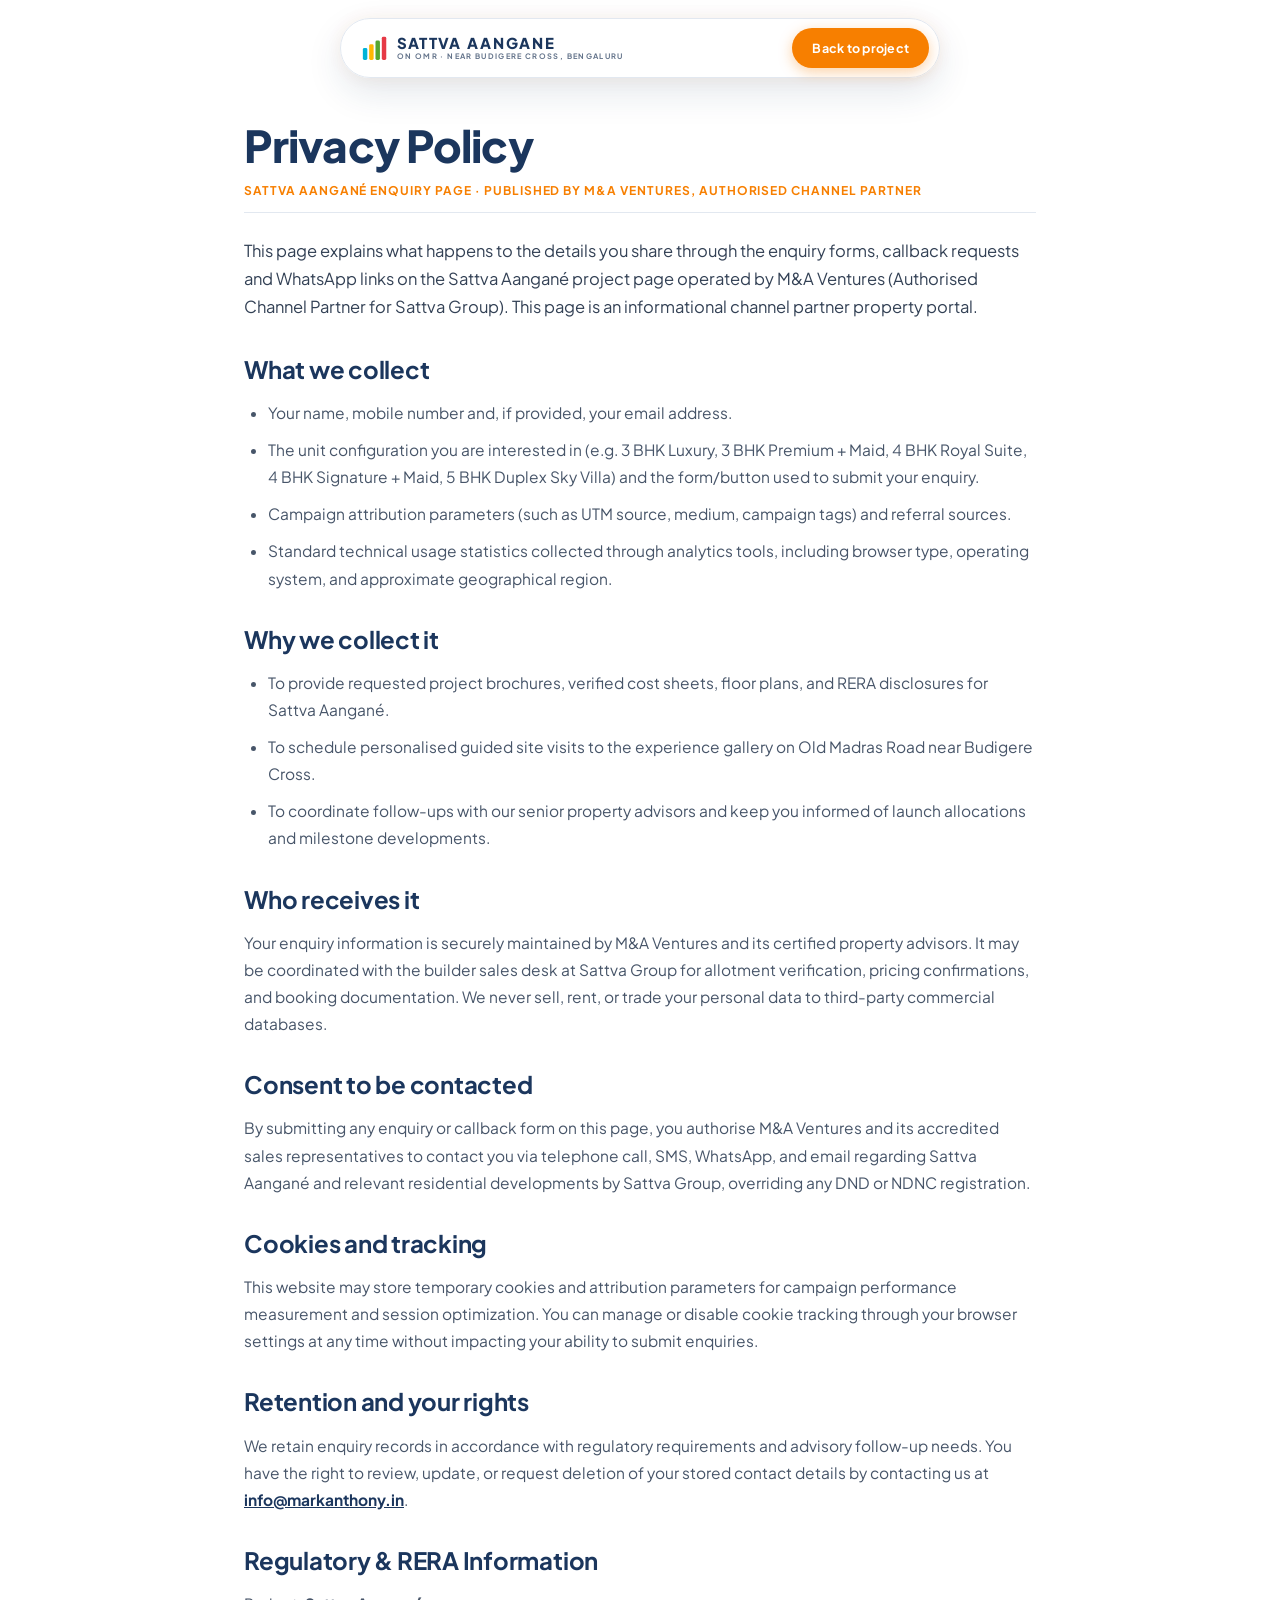
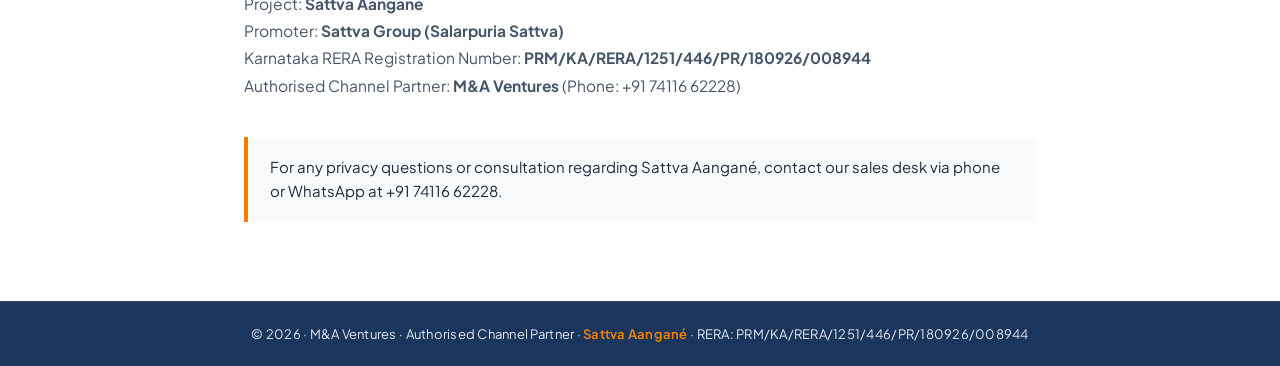
<file: privacy-policy.html>
<!DOCTYPE html>
<html lang="en-IN">
<head>
  <meta charset="UTF-8">
  <meta name="viewport" content="width=device-width, initial-scale=1.0">
  <meta name="theme-color" content="#1b365d">
  <meta name="description" content="Privacy policy for enquiries submitted through this property information page. Published by M&amp;A Ventures, Authorised Channel Partner for Sattva Aangané by Sattva Group.">
  <title>Privacy Policy | Sattva Aangané · M&amp;A Ventures</title>
  <link rel="preconnect" href="https://fonts.googleapis.com">
  <link rel="preconnect" href="https://fonts.gstatic.com" crossorigin>
  <link rel="stylesheet" href="https://fonts.googleapis.com/css2?family=Plus+Jakarta+Sans:wght@400;500;600;700;800&family=Inter:wght@400;500;600;700&display=swap">
  <script>
    (function() {
      var h = window.location.hash;
      if (!h || h === '#' || h.length <= 1) {
        if ('scrollRestoration' in history) {
          history.scrollRestoration = 'manual';
        }
        window.scrollTo(0, 0);
      }
    })();
  </script>
  <style>
    :root {
      --sattva-navy: #1b365d;
      --sattva-navy-deep: #102038;
      --sattva-orange: #f77f00;
      --sattva-orange-hover: #e06d00;
      --sans: "Plus Jakarta Sans", "Inter", -apple-system, BlinkMacSystemFont, "Segoe UI", Roboto, sans-serif;
    }

    *, *::before, *::after {
      box-sizing: border-box;
    }

    /* Hide scrollbars across all browsers */
    html,
    body {
      scrollbar-width: none !important;
      -ms-overflow-style: none !important;
    }

    ::-webkit-scrollbar,
    *::-webkit-scrollbar,
    html::-webkit-scrollbar,
    body::-webkit-scrollbar {
      display: none !important;
      width: 0 !important;
      height: 0 !important;
    }

    body {
      margin: 0;
      padding: 0;
      background-color: #ffffff;
      color: #334155;
      min-height: 100vh;
      display: flex;
      flex-direction: column;
      font-family: var(--sans);
      -webkit-font-smoothing: antialiased;
      -moz-osx-font-smoothing: grayscale;
    }

    /* ==========================================================================
       Compact Floating Capsule Navbar (Sattva Builder Theme)
       ========================================================================== */
    .capsule-header {
      position: fixed;
      top: 18px;
      left: 50%;
      transform: translateX(-50%);
      z-index: 1000;
      width: min(600px, calc(100% - 24px));
      pointer-events: auto;
    }

    .capsule-shell {
      display: flex;
      align-items: center;
      justify-content: space-between;
      gap: 16px;
      height: 60px;
      padding: 0 10px 0 20px;
      border-radius: 9999px;
      background: rgba(255, 255, 255, 0.98);
      border: 1.5px solid #e2e8f0;
      box-shadow:
        0 14px 36px rgba(27, 54, 93, 0.12),
        0 0 20px rgba(247, 127, 0, 0.08);
      backdrop-filter: blur(16px);
      -webkit-backdrop-filter: blur(16px);
    }

    .capsule-brand {
      display: flex;
      align-items: center;
      gap: 10px;
      text-decoration: none;
      min-width: 0;
    }

    .sattva-bars-icon {
      width: 26px;
      height: 26px;
      flex-shrink: 0;
    }

    .brand-title-wrap {
      display: flex;
      flex-direction: column;
      justify-content: center;
      line-height: 1;
    }

    .brand-title-row {
      display: inline-flex;
      align-items: center;
      gap: 6px;
    }

    .brand-builder-text {
      font-size: 15px;
      font-weight: 800;
      letter-spacing: 0.08em;
      color: var(--sattva-navy);
      text-transform: uppercase;
      white-space: nowrap;
    }

    .brand-project-text {
      font-size: 15px;
      font-weight: 800;
      letter-spacing: 0.12em;
      color: var(--sattva-navy);
      text-transform: uppercase;
      white-space: nowrap;
    }

    .capsule-subtitle {
      font-family: var(--sans);
      font-size: 7.5px;
      font-weight: 700;
      letter-spacing: 0.18em;
      text-transform: uppercase;
      color: #64748b;
      line-height: 1;
      margin-top: 3px;
      white-space: nowrap;
      overflow: hidden;
      text-overflow: ellipsis;
    }

    .capsule-back-btn {
      display: inline-flex;
      align-items: center;
      justify-content: center;
      height: 40px;
      padding: 0 20px;
      border-radius: 9999px;
      background: var(--sattva-orange);
      color: #ffffff !important;
      font-family: var(--sans);
      font-size: 12.5px;
      font-weight: 700;
      letter-spacing: 0.02em;
      text-decoration: none;
      white-space: nowrap;
      flex-shrink: 0;
      box-shadow: 0 4px 14px rgba(247, 127, 0, 0.35);
      transition: transform 0.2s ease, box-shadow 0.2s ease, background 0.2s ease;
    }

    .capsule-back-btn:hover,
    .capsule-back-btn:focus-visible {
      transform: translateY(-1px);
      background: var(--sattva-orange-hover);
      box-shadow: 0 6px 18px rgba(247, 127, 0, 0.45);
      outline: none;
    }

    /* Centered Privacy Policy Content */
    .privacy-content-wrap {
      flex: 1 0 auto;
      max-width: 840px;
      width: 100%;
      margin: 0 auto;
      padding: 120px 24px 64px;
      box-sizing: border-box;
    }

    .privacy-heading {
      font-family: var(--sans);
      font-size: clamp(34px, 4.8vw, 44px);
      font-weight: 800;
      color: var(--sattva-navy);
      letter-spacing: -0.02em;
      line-height: 1.15;
      margin: 0 0 12px;
    }

    .privacy-eyebrow {
      font-size: 12px;
      font-weight: 700;
      letter-spacing: 0.08em;
      text-transform: uppercase;
      color: var(--sattva-orange);
      margin: 0 0 24px;
      padding-bottom: 14px;
      border-bottom: 1.5px solid #e2e8f0;
    }

    .privacy-intro {
      font-size: 16.5px;
      line-height: 1.72;
      color: #334155;
      margin: 0 0 32px;
    }

    .policy-section {
      margin-top: 32px;
    }

    .policy-section h2 {
      font-family: var(--sans);
      font-size: clamp(20px, 3vw, 24px);
      font-weight: 700;
      color: var(--sattva-navy);
      letter-spacing: -0.01em;
      margin: 0 0 14px;
      line-height: 1.3;
    }

    .policy-section p {
      font-size: 15.5px;
      line-height: 1.75;
      color: #475569;
      margin: 0 0 16px;
    }

    .policy-section ul {
      margin: 0 0 20px;
      padding-left: 24px;
    }

    .policy-section li {
      font-size: 15.5px;
      line-height: 1.75;
      color: #475569;
      margin-bottom: 10px;
    }

    .policy-contact-box {
      margin-top: 38px;
      padding: 18px 22px;
      background: #f8fafc;
      border-left: 4px solid var(--sattva-orange);
      border-radius: 0 8px 8px 0;
      font-size: 15px;
      line-height: 1.65;
      color: #1e293b;
    }

    /* Footer */
    .privacy-footer {
      flex-shrink: 0;
      background: var(--sattva-navy);
      color: #e2e8f0;
      padding: 24px 20px;
      text-align: center;
      font-size: 13px;
      letter-spacing: 0.02em;
      border-top: 1px solid rgba(255, 255, 255, 0.1);
    }

    .privacy-footer a {
      color: #fb8500;
      font-weight: 600;
      text-decoration: none;
    }

    .privacy-footer a:hover {
      text-decoration: underline;
    }

    /* Responsive */
    @media (max-width: 600px) {
      .capsule-header {
        top: 10px;
        width: calc(100% - 16px);
      }

      .capsule-shell {
        height: 54px;
        padding: 0 8px 0 14px;
        gap: 10px;
      }

      .brand-builder-text,
      .brand-project-text {
        font-size: 13px;
      }

      .capsule-subtitle {
        font-size: 6.5px;
      }

      .capsule-back-btn {
        height: 36px;
        padding: 0 14px;
        font-size: 11.5px;
      }

      .privacy-content-wrap {
        padding: 95px 18px 48px;
      }

      .privacy-heading {
        font-size: 30px;
      }

      .privacy-intro {
        font-size: 15px;
      }

      .policy-section h2 {
        font-size: 20px;
      }

      .policy-section p,
      .policy-section li {
        font-size: 14.5px;
      }
    }
  </style>
</head>
<body>

  <!-- Centered Navbar: Sattva Aangané address + Back to project button -->
  <header class="capsule-header">
    <div class="capsule-shell">
      <a class="capsule-brand" href="./" aria-label="Back to Sattva Aangané property page">
        <svg class="sattva-bars-icon" viewBox="0 0 28 28" fill="none" aria-hidden="true">
          <rect x="2" y="14" width="4.8" height="13" rx="1.6" fill="#00b4d8"/>
          <rect x="8.8" y="10" width="4.8" height="17" rx="1.6" fill="#ffb703"/>
          <rect x="15.6" y="6" width="4.8" height="21" rx="1.6" fill="#55a630"/>
          <rect x="22.4" y="2" width="4.8" height="25" rx="1.6" fill="#e63946"/>
        </svg>
        <div class="brand-title-wrap">
          <div class="brand-title-row">
            <span class="brand-builder-text">SATTVA</span>
            <span class="brand-project-text">AANGANE</span>
          </div>
          <span class="capsule-subtitle">ON OMR · NEAR BUDIGERE CROSS, BENGALURU</span>
        </div>
      </a>
      <a class="capsule-back-btn" href="./">Back to project</a>
    </div>
  </header>

  <!-- Centered Privacy Policy Content -->
  <main class="privacy-content-wrap">
    <h1 class="privacy-heading">Privacy Policy</h1>
    <p class="privacy-eyebrow">SATTVA AANGANÉ ENQUIRY PAGE · PUBLISHED BY M&amp;A VENTURES, AUTHORISED CHANNEL PARTNER</p>
    <p class="privacy-intro">This page explains what happens to the details you share through the enquiry forms, callback requests and WhatsApp links on the Sattva Aangané project page operated by M&amp;A Ventures (Authorised Channel Partner for Sattva Group). This page is an informational channel partner property portal.</p>

    <section class="policy-section">
      <h2>What we collect</h2>
      <ul>
        <li>Your name, mobile number and, if provided, your email address.</li>
        <li>The unit configuration you are interested in (e.g. 3 BHK Luxury, 3 BHK Premium + Maid, 4 BHK Royal Suite, 4 BHK Signature + Maid, 5 BHK Duplex Sky Villa) and the form/button used to submit your enquiry.</li>
        <li>Campaign attribution parameters (such as UTM source, medium, campaign tags) and referral sources.</li>
        <li>Standard technical usage statistics collected through analytics tools, including browser type, operating system, and approximate geographical region.</li>
      </ul>
    </section>

    <section class="policy-section">
      <h2>Why we collect it</h2>
      <ul>
        <li>To provide requested project brochures, verified cost sheets, floor plans, and RERA disclosures for Sattva Aangané.</li>
        <li>To schedule personalised guided site visits to the experience gallery on Old Madras Road near Budigere Cross.</li>
        <li>To coordinate follow-ups with our senior property advisors and keep you informed of launch allocations and milestone developments.</li>
      </ul>
    </section>

    <section class="policy-section">
      <h2>Who receives it</h2>
      <p>Your enquiry information is securely maintained by M&amp;A Ventures and its certified property advisors. It may be coordinated with the builder sales desk at Sattva Group for allotment verification, pricing confirmations, and booking documentation. We never sell, rent, or trade your personal data to third-party commercial databases.</p>
    </section>

    <section class="policy-section">
      <h2>Consent to be contacted</h2>
      <p>By submitting any enquiry or callback form on this page, you authorise M&amp;A Ventures and its accredited sales representatives to contact you via telephone call, SMS, WhatsApp, and email regarding Sattva Aangané and relevant residential developments by Sattva Group, overriding any DND or NDNC registration.</p>
    </section>

    <section class="policy-section">
      <h2>Cookies and tracking</h2>
      <p>This website may store temporary cookies and attribution parameters for campaign performance measurement and session optimization. You can manage or disable cookie tracking through your browser settings at any time without impacting your ability to submit enquiries.</p>
    </section>

    <section class="policy-section">
      <h2>Retention and your rights</h2>
      <p>We retain enquiry records in accordance with regulatory requirements and advisory follow-up needs. You have the right to review, update, or request deletion of your stored contact details by contacting us at <a style="color: #1b365d; font-weight: 700; text-decoration: underline;" href="mailto:info@markanthony.in">info@markanthony.in</a>.</p>
    </section>

    <section class="policy-section">
      <h2>Regulatory &amp; RERA Information</h2>
      <p>Project: <strong>Sattva Aangané</strong><br>
      Promoter: <strong>Sattva Group (Salarpuria Sattva)</strong><br>
      Karnataka RERA Registration Number: <strong>PRM/KA/RERA/1251/446/PR/180926/008944</strong><br>
      Authorised Channel Partner: <strong>M&amp;A Ventures</strong> (Phone: +91 74116 62228)</p>
    </section>

    <p class="policy-contact-box">For any privacy questions or consultation regarding Sattva Aangané, contact our sales desk via phone or WhatsApp at +91 74116 62228.</p>
  </main>

  <!-- Clean Branded Footer -->
  <footer class="privacy-footer">
    &copy; <span id="policy-year">2026</span> · M&amp;A Ventures · Authorised Channel Partner · <a href="./">Sattva Aangané</a> · RERA: PRM/KA/RERA/1251/446/PR/180926/008944
  </footer>

  <script>
    (() => {
      "use strict";
      const yr = document.getElementById("policy-year");
      if (yr) yr.textContent = new Date().getFullYear();
    })();
  </script>
</body>
</html>
</file>
